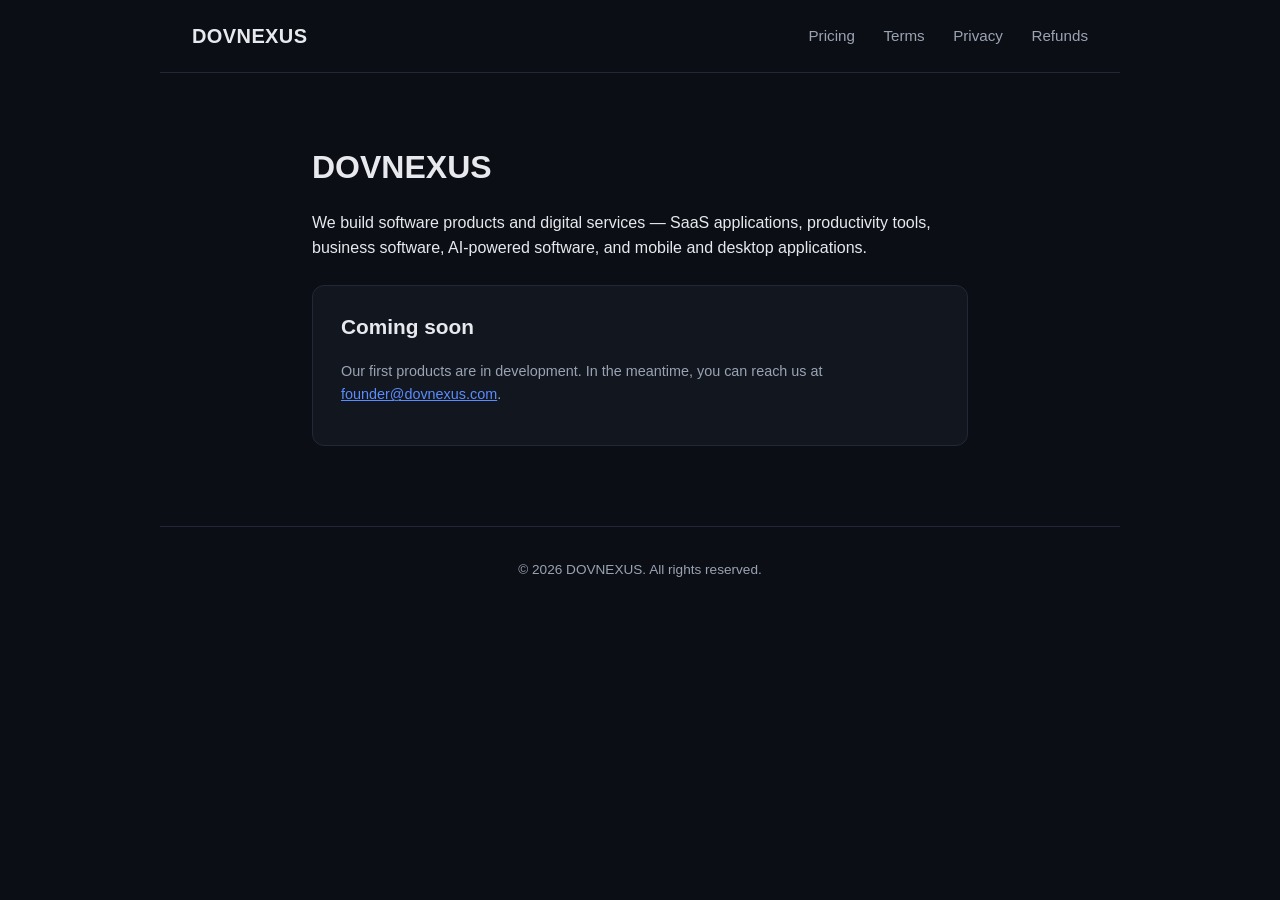
<file: index.html>
<!DOCTYPE html>
<html lang="en">
<head>
<meta charset="UTF-8">
<meta name="viewport" content="width=device-width, initial-scale=1.0">
<title>DOVNEXUS</title>
<link rel="stylesheet" href="style.css">
</head>
<body>
<header>
  <a class="logo" href="/">DOVNEXUS</a>
  <nav>
    <a href="/pricing.html">Pricing</a>
    <a href="/terms.html">Terms</a>
    <a href="/privacy.html">Privacy</a>
    <a href="/refund-policy.html">Refunds</a>
  </nav>
</header>
<main>
  <h1>DOVNEXUS</h1>
  <p>We build software products and digital services — SaaS applications, productivity
  tools, business software, AI-powered software, and mobile and desktop applications.</p>

  <div class="card">
    <h2 style="margin-top:0;">Coming soon</h2>
    <p class="muted">Our first products are in development. In the meantime, you can
    reach us at <a href="mailto:founder@dovnexus.com">founder@dovnexus.com</a>.</p>
  </div>
</main>
<footer>
  &copy; 2026 DOVNEXUS. All rights reserved.
</footer>
</body>
</html>
</file>
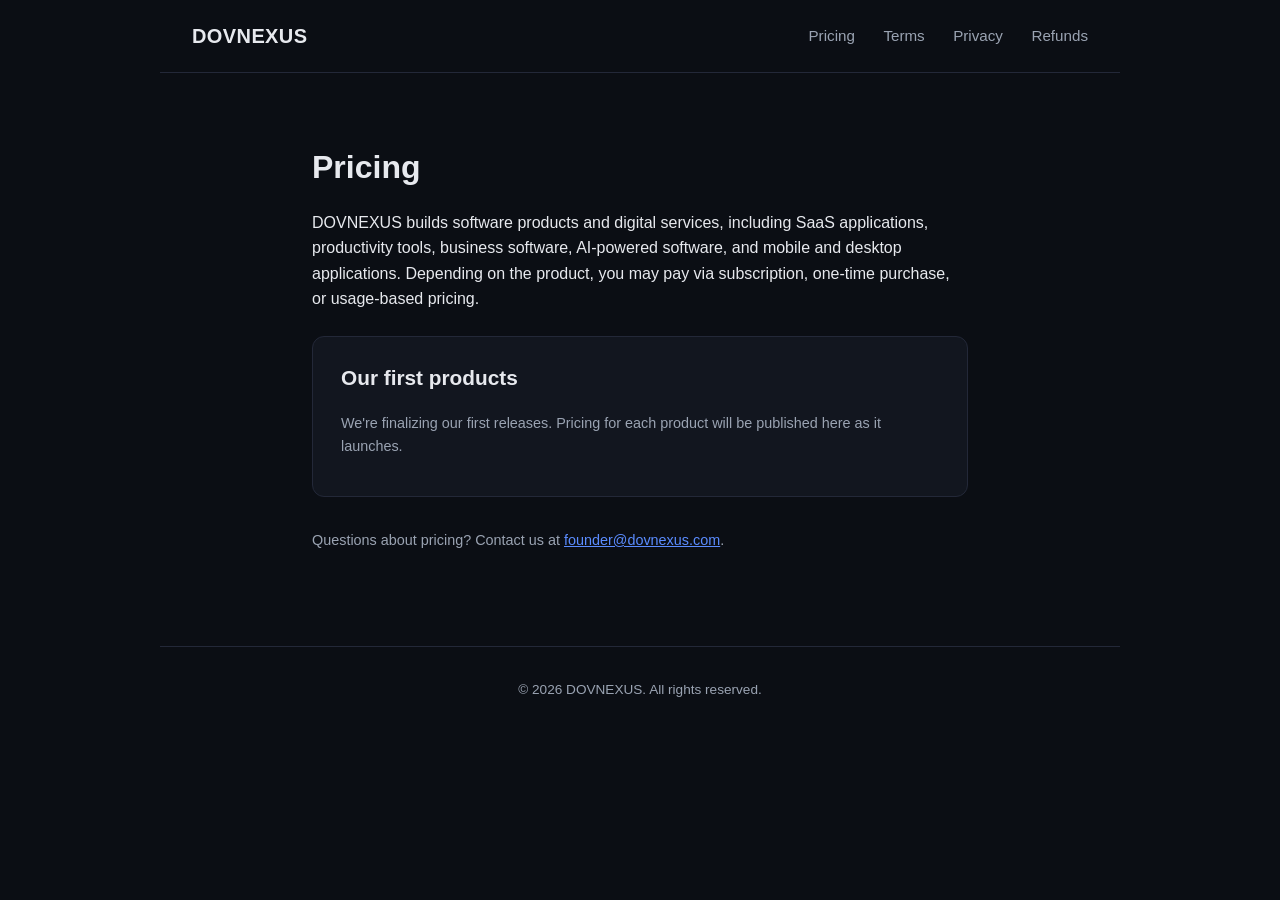
<file: pricing.html>
<!DOCTYPE html>
<html lang="en">
<head>
<meta charset="UTF-8">
<meta name="viewport" content="width=device-width, initial-scale=1.0">
<title>Pricing — DOVNEXUS</title>
<link rel="stylesheet" href="style.css">
</head>
<body>
<header>
  <a class="logo" href="/">DOVNEXUS</a>
  <nav>
    <a href="/pricing.html">Pricing</a>
    <a href="/terms.html">Terms</a>
    <a href="/privacy.html">Privacy</a>
    <a href="/refund-policy.html">Refunds</a>
  </nav>
</header>
<main>
  <h1>Pricing</h1>
  <p>DOVNEXUS builds software products and digital services, including SaaS
  applications, productivity tools, business software, AI-powered software, and
  mobile and desktop applications. Depending on the product, you may pay via
  subscription, one-time purchase, or usage-based pricing.</p>

  <div class="card">
    <h2 style="margin-top:0;">Our first products</h2>
    <p class="muted">We're finalizing our first releases. Pricing for each product
    will be published here as it launches.</p>
  </div>

  <p class="muted" style="margin-top:2rem;">Questions about pricing? Contact us at
  <a href="mailto:founder@dovnexus.com">founder@dovnexus.com</a>.</p>
</main>
<footer>
  &copy; 2026 DOVNEXUS. All rights reserved.
</footer>
</body>
</html>
</file>
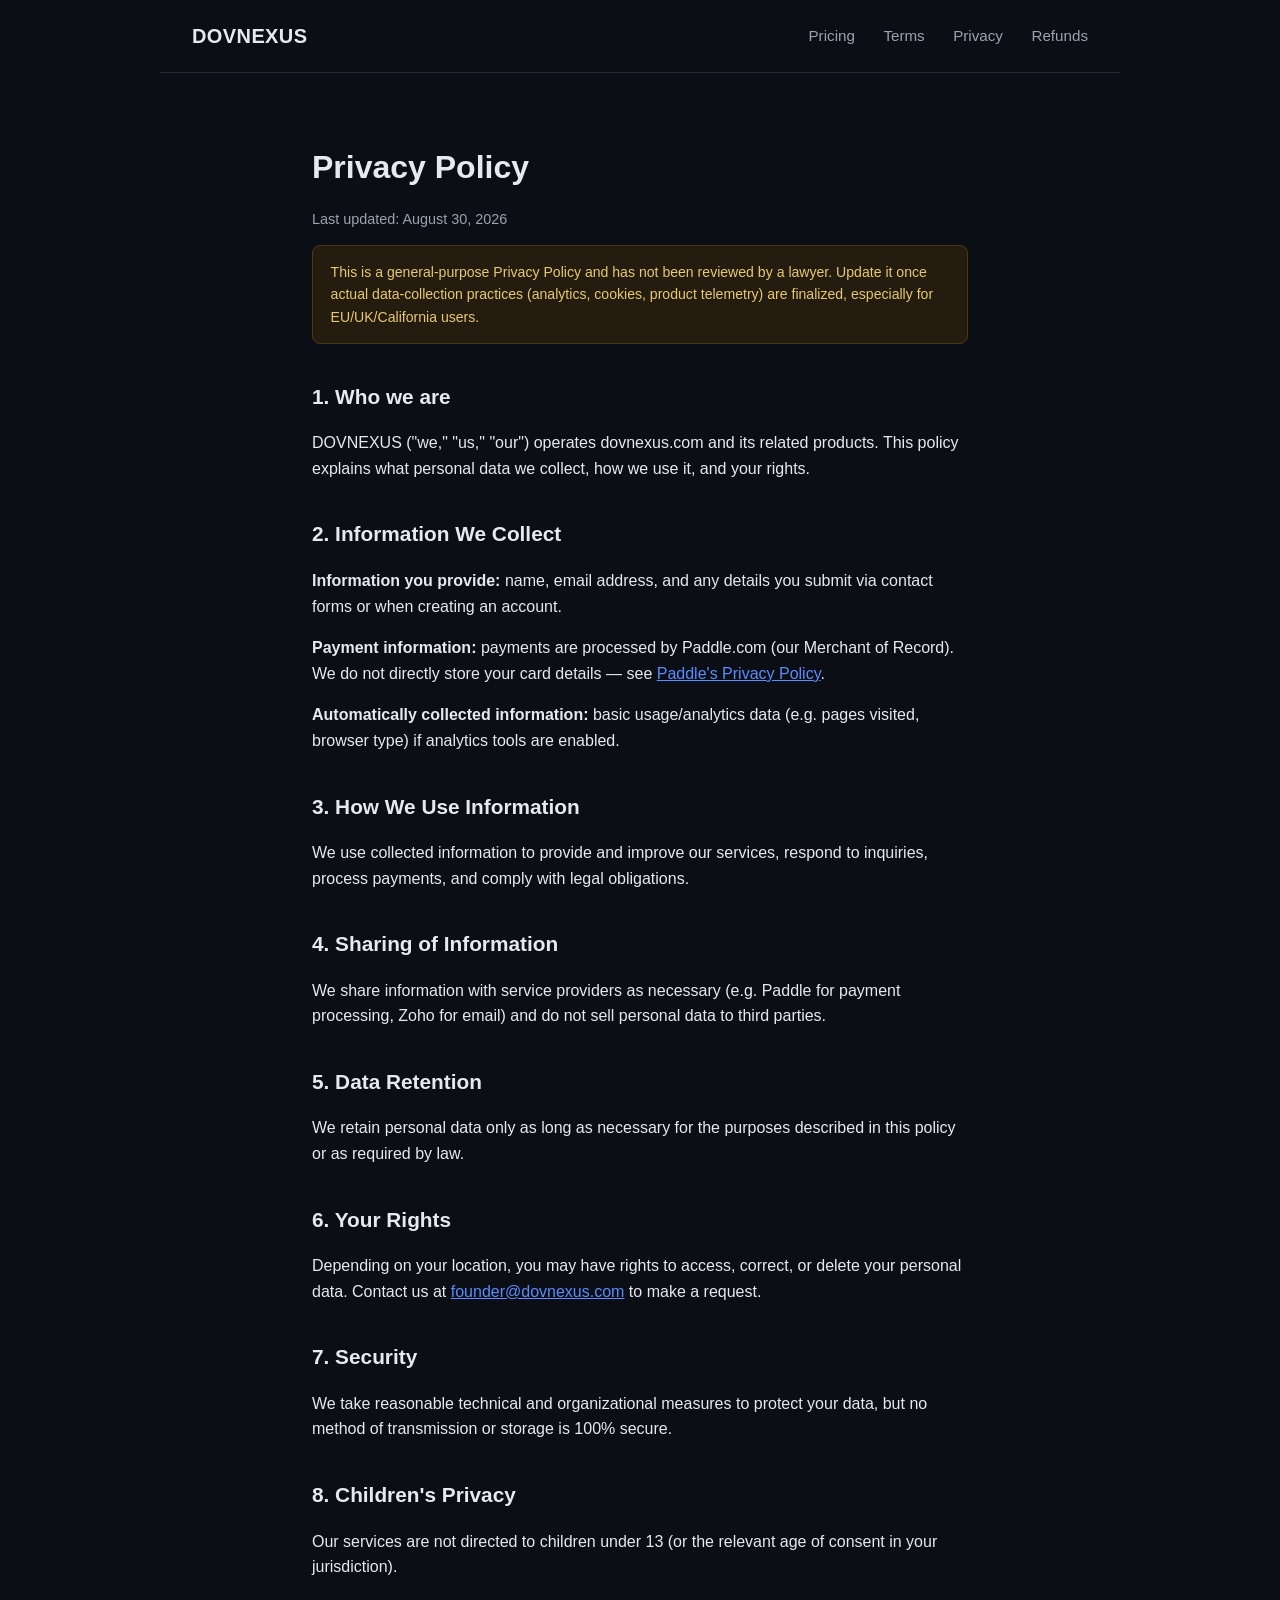
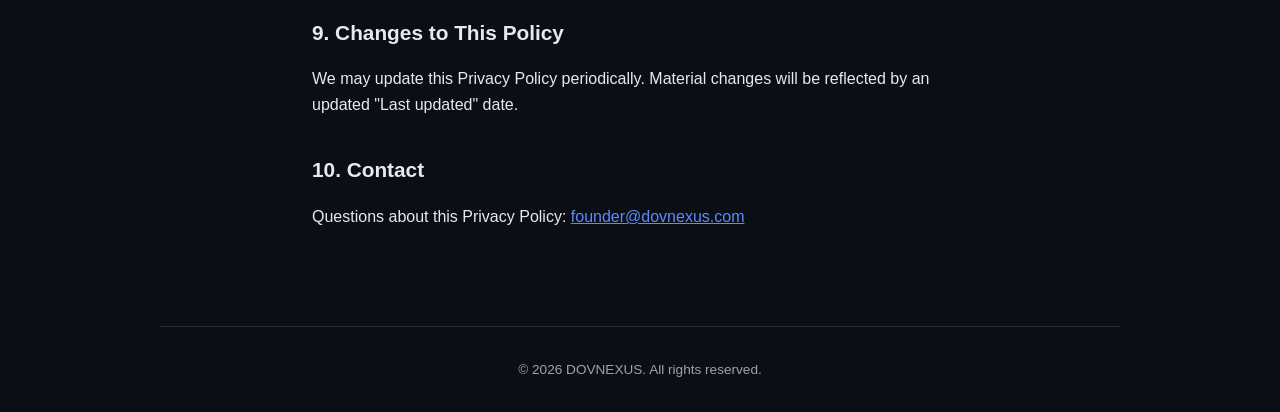
<file: privacy.html>
<!DOCTYPE html>
<html lang="en">
<head>
<meta charset="UTF-8">
<meta name="viewport" content="width=device-width, initial-scale=1.0">
<title>Privacy Policy — DOVNEXUS</title>
<link rel="stylesheet" href="style.css">
</head>
<body>
<header>
  <a class="logo" href="/">DOVNEXUS</a>
  <nav>
    <a href="/pricing.html">Pricing</a>
    <a href="/terms.html">Terms</a>
    <a href="/privacy.html">Privacy</a>
    <a href="/refund-policy.html">Refunds</a>
  </nav>
</header>
<main>
  <h1>Privacy Policy</h1>
  <p class="muted">Last updated: August 30, 2026</p>

  <div class="notice">This is a general-purpose Privacy Policy and has not been
  reviewed by a lawyer. Update it once actual data-collection practices (analytics,
  cookies, product telemetry) are finalized, especially for EU/UK/California users.</div>

  <h2>1. Who we are</h2>
  <p>DOVNEXUS ("we," "us," "our") operates dovnexus.com and its related products.
  This policy explains what personal data we collect, how we use it, and your rights.</p>

  <h2>2. Information We Collect</h2>
  <p><strong>Information you provide:</strong> name, email address, and any details
  you submit via contact forms or when creating an account.</p>
  <p><strong>Payment information:</strong> payments are processed by Paddle.com (our
  Merchant of Record). We do not directly store your card details — see
  <a href="https://www.paddle.com/legal/privacy" target="_blank" rel="noopener">Paddle's Privacy Policy</a>.</p>
  <p><strong>Automatically collected information:</strong> basic usage/analytics
  data (e.g. pages visited, browser type) if analytics tools are enabled.</p>

  <h2>3. How We Use Information</h2>
  <p>We use collected information to provide and improve our services, respond to
  inquiries, process payments, and comply with legal obligations.</p>

  <h2>4. Sharing of Information</h2>
  <p>We share information with service providers as necessary (e.g. Paddle for
  payment processing, Zoho for email) and do not sell personal data to third parties.</p>

  <h2>5. Data Retention</h2>
  <p>We retain personal data only as long as necessary for the purposes described in
  this policy or as required by law.</p>

  <h2>6. Your Rights</h2>
  <p>Depending on your location, you may have rights to access, correct, or delete
  your personal data. Contact us at <a href="mailto:founder@dovnexus.com">founder@dovnexus.com</a>
  to make a request.</p>

  <h2>7. Security</h2>
  <p>We take reasonable technical and organizational measures to protect your data,
  but no method of transmission or storage is 100% secure.</p>

  <h2>8. Children's Privacy</h2>
  <p>Our services are not directed to children under 13 (or the relevant age of
  consent in your jurisdiction).</p>

  <h2>9. Changes to This Policy</h2>
  <p>We may update this Privacy Policy periodically. Material changes will be
  reflected by an updated "Last updated" date.</p>

  <h2>10. Contact</h2>
  <p>Questions about this Privacy Policy: <a href="mailto:founder@dovnexus.com">founder@dovnexus.com</a></p>
</main>
<footer>
  &copy; 2026 DOVNEXUS. All rights reserved.
</footer>
</body>
</html>
</file>
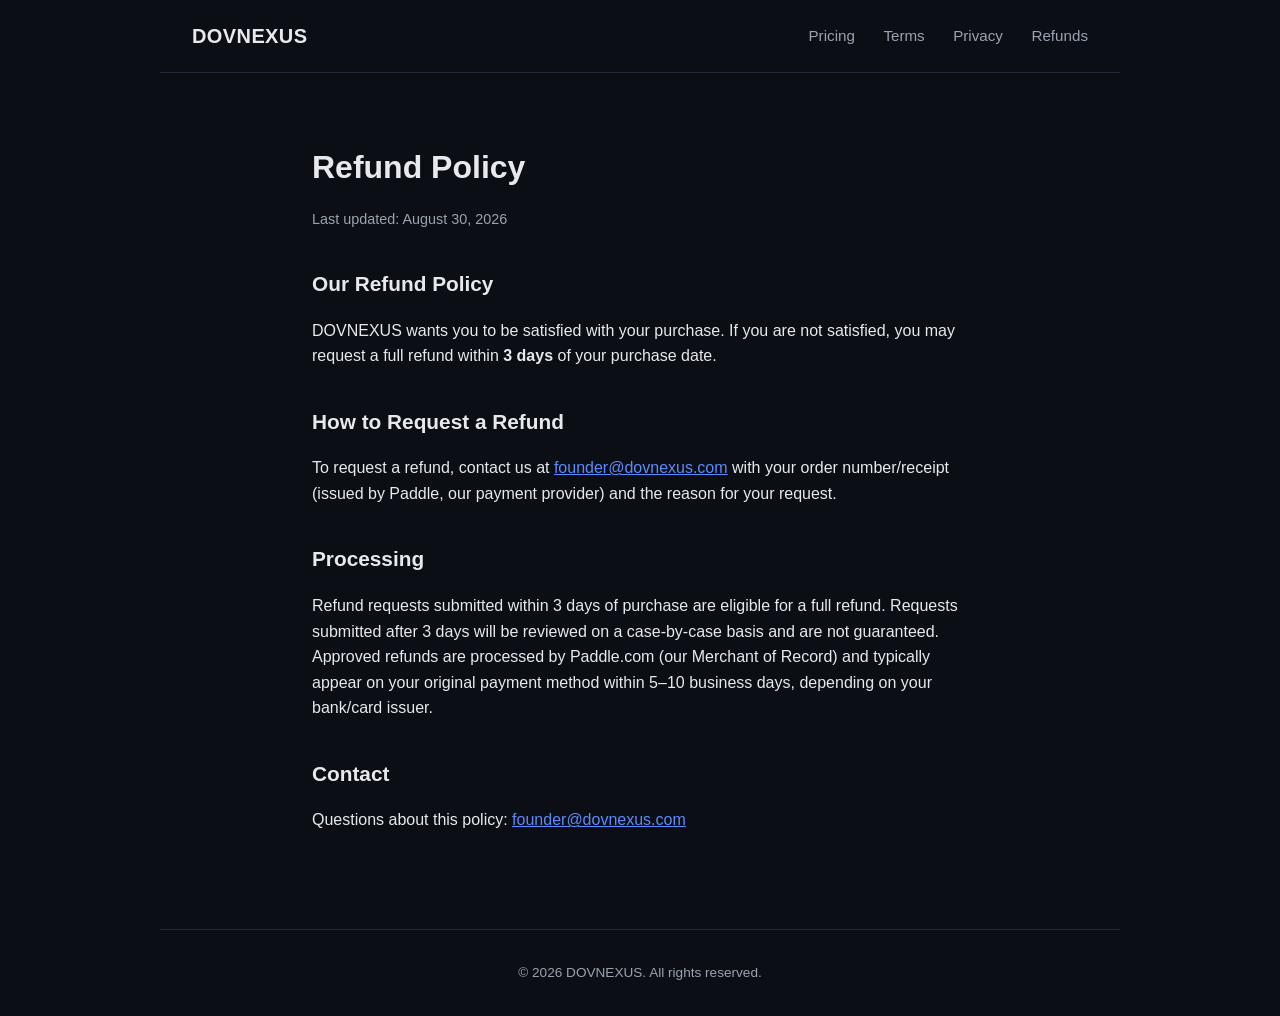
<file: refund-policy.html>
<!DOCTYPE html>
<html lang="en">
<head>
<meta charset="UTF-8">
<meta name="viewport" content="width=device-width, initial-scale=1.0">
<title>Refund Policy — DOVNEXUS</title>
<link rel="stylesheet" href="style.css">
</head>
<body>
<header>
  <a class="logo" href="/">DOVNEXUS</a>
  <nav>
    <a href="/pricing.html">Pricing</a>
    <a href="/terms.html">Terms</a>
    <a href="/privacy.html">Privacy</a>
    <a href="/refund-policy.html">Refunds</a>
  </nav>
</header>
<main>
  <h1>Refund Policy</h1>
  <p class="muted">Last updated: August 30, 2026</p>

  <h2>Our Refund Policy</h2>
  <p>DOVNEXUS wants you to be satisfied with your purchase. If you are not
  satisfied, you may request a full refund within <strong>3 days</strong> of your
  purchase date.</p>

  <h2>How to Request a Refund</h2>
  <p>To request a refund, contact us at
  <a href="mailto:founder@dovnexus.com">founder@dovnexus.com</a> with your order
  number/receipt (issued by Paddle, our payment provider) and the reason for your
  request.</p>

  <h2>Processing</h2>
  <p>Refund requests submitted within 3 days of purchase are eligible for a full
  refund. Requests submitted after 3 days will be reviewed on a case-by-case basis
  and are not guaranteed. Approved refunds are processed by Paddle.com (our
  Merchant of Record) and typically appear on your original payment method within
  5–10 business days, depending on your bank/card issuer.</p>

  <h2>Contact</h2>
  <p>Questions about this policy: <a href="mailto:founder@dovnexus.com">founder@dovnexus.com</a></p>
</main>
<footer>
  &copy; 2026 DOVNEXUS. All rights reserved.
</footer>
</body>
</html>
</file>
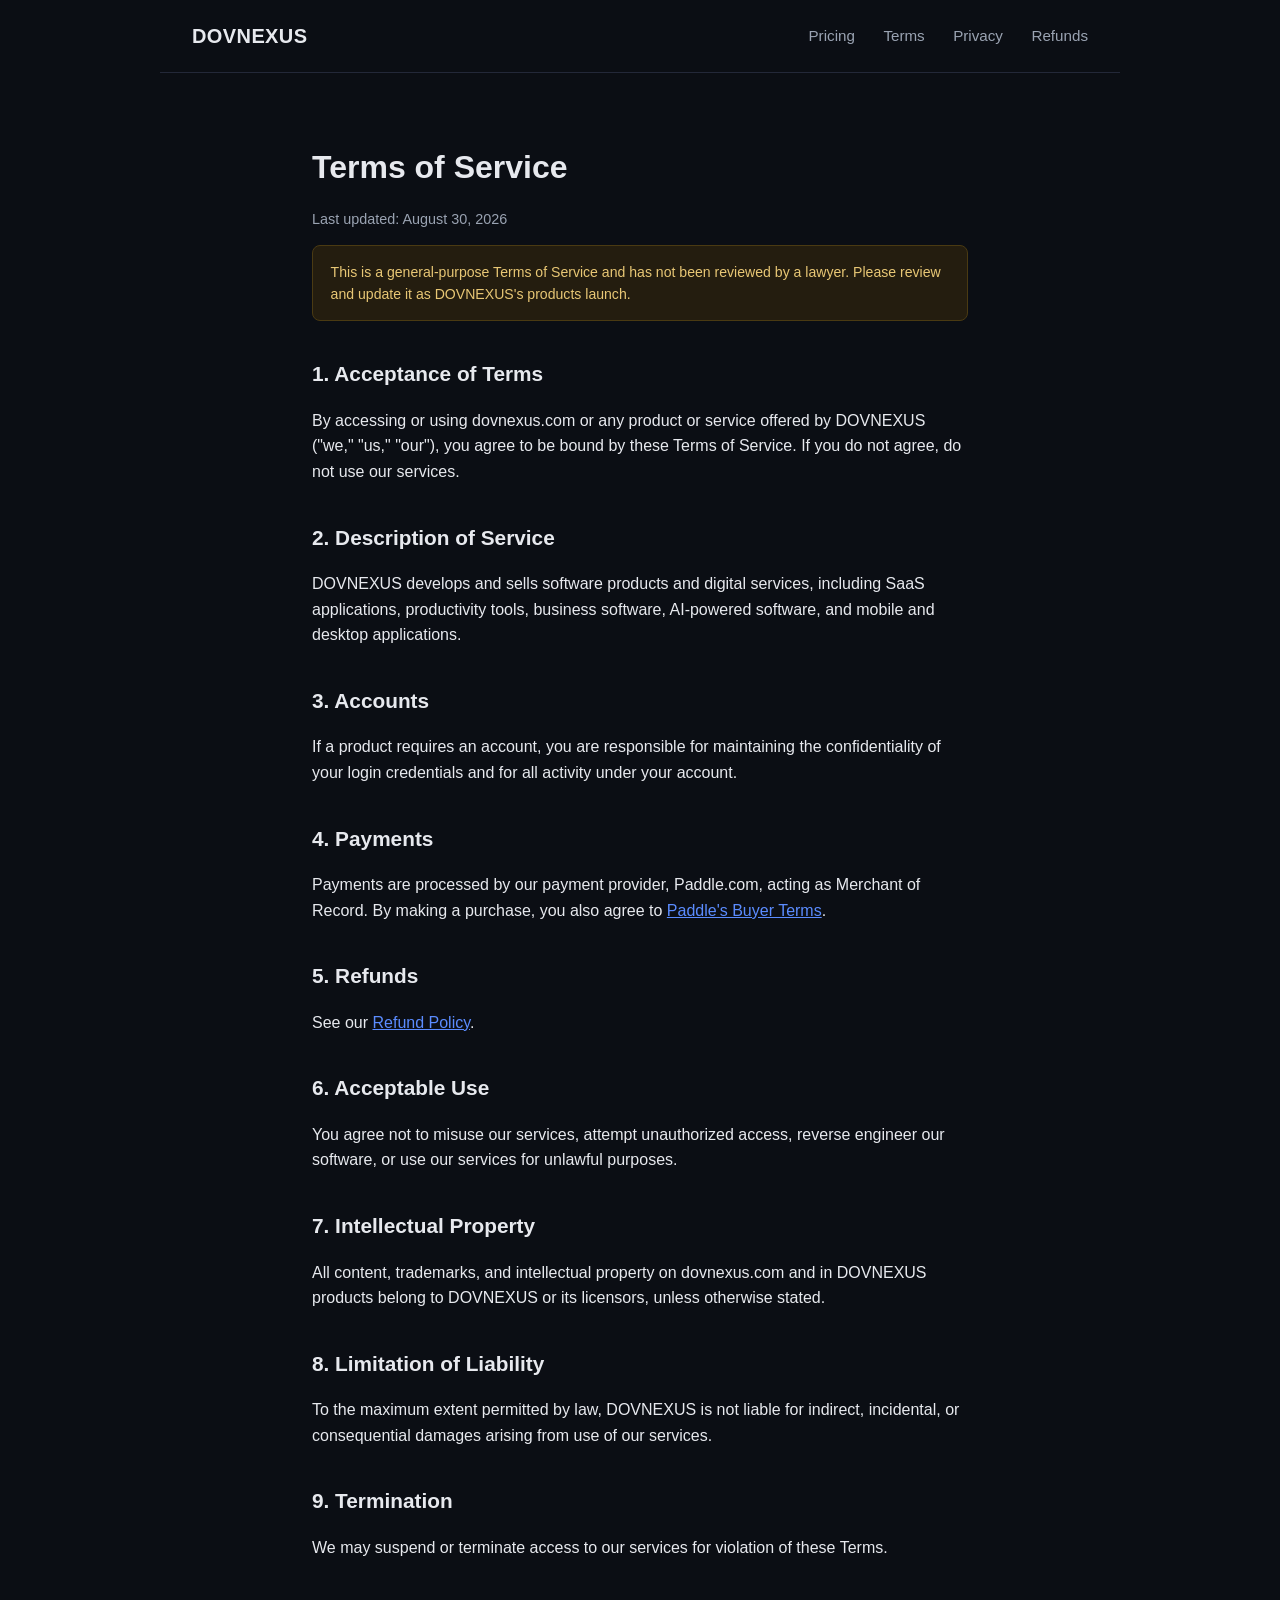
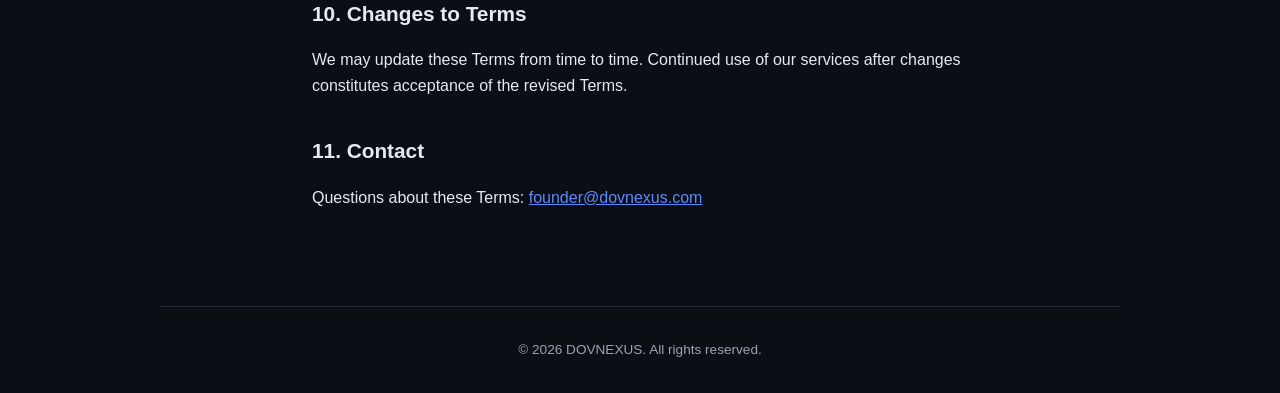
<file: terms.html>
<!DOCTYPE html>
<html lang="en">
<head>
<meta charset="UTF-8">
<meta name="viewport" content="width=device-width, initial-scale=1.0">
<title>Terms of Service — DOVNEXUS</title>
<link rel="stylesheet" href="style.css">
</head>
<body>
<header>
  <a class="logo" href="/">DOVNEXUS</a>
  <nav>
    <a href="/pricing.html">Pricing</a>
    <a href="/terms.html">Terms</a>
    <a href="/privacy.html">Privacy</a>
    <a href="/refund-policy.html">Refunds</a>
  </nav>
</header>
<main>
  <h1>Terms of Service</h1>
  <p class="muted">Last updated: August 30, 2026</p>

  <div class="notice">This is a general-purpose Terms of Service and has not been
  reviewed by a lawyer. Please review and update it as DOVNEXUS's products launch.</div>

  <h2>1. Acceptance of Terms</h2>
  <p>By accessing or using dovnexus.com or any product or service offered by DOVNEXUS
  ("we," "us," "our"), you agree to be bound by these Terms of Service. If you do not
  agree, do not use our services.</p>

  <h2>2. Description of Service</h2>
  <p>DOVNEXUS develops and sells software products and digital services, including
  SaaS applications, productivity tools, business software, AI-powered software, and
  mobile and desktop applications.</p>

  <h2>3. Accounts</h2>
  <p>If a product requires an account, you are responsible for maintaining the
  confidentiality of your login credentials and for all activity under your account.</p>

  <h2>4. Payments</h2>
  <p>Payments are processed by our payment provider, Paddle.com, acting as Merchant
  of Record. By making a purchase, you also agree to
  <a href="https://www.paddle.com/legal/checkout-buyer-terms" target="_blank" rel="noopener">Paddle's Buyer Terms</a>.</p>

  <h2>5. Refunds</h2>
  <p>See our <a href="/refund-policy.html">Refund Policy</a>.</p>

  <h2>6. Acceptable Use</h2>
  <p>You agree not to misuse our services, attempt unauthorized access, reverse
  engineer our software, or use our services for unlawful purposes.</p>

  <h2>7. Intellectual Property</h2>
  <p>All content, trademarks, and intellectual property on dovnexus.com and in
  DOVNEXUS products belong to DOVNEXUS or its licensors, unless otherwise stated.</p>

  <h2>8. Limitation of Liability</h2>
  <p>To the maximum extent permitted by law, DOVNEXUS is not liable for indirect,
  incidental, or consequential damages arising from use of our services.</p>

  <h2>9. Termination</h2>
  <p>We may suspend or terminate access to our services for violation of these Terms.</p>

  <h2>10. Changes to Terms</h2>
  <p>We may update these Terms from time to time. Continued use of our services
  after changes constitutes acceptance of the revised Terms.</p>

  <h2>11. Contact</h2>
  <p>Questions about these Terms: <a href="mailto:founder@dovnexus.com">founder@dovnexus.com</a></p>
</main>
<footer>
  &copy; 2026 DOVNEXUS. All rights reserved.
</footer>
</body>
</html>
</file>
<file: style.css>
:root {
  --bg: #0b0e14;
  --bg-card: #12161f;
  --text: #e7e9ee;
  --muted: #9aa3b2;
  --accent: #5b8cff;
  --border: #232838;
}
* { box-sizing: border-box; }
body {
  margin: 0;
  font-family: -apple-system, BlinkMacSystemFont, "Segoe UI", Inter, Roboto, sans-serif;
  background: var(--bg);
  color: var(--text);
  line-height: 1.6;
}
header {
  display: flex;
  align-items: center;
  justify-content: space-between;
  padding: 1.25rem 2rem;
  border-bottom: 1px solid var(--border);
  max-width: 960px;
  margin: 0 auto;
}
.logo { font-weight: 700; font-size: 1.25rem; letter-spacing: 0.02em; color: var(--text); text-decoration: none; }
nav a {
  color: var(--muted);
  text-decoration: none;
  margin-left: 1.5rem;
  font-size: 0.95rem;
}
nav a:hover { color: var(--text); }
main {
  max-width: 720px;
  margin: 0 auto;
  padding: 3rem 2rem 5rem;
}
h1 { font-size: 2rem; margin-bottom: 0.5rem; }
h2 { font-size: 1.3rem; margin-top: 2.25rem; }
p { color: var(--text); }
.muted { color: var(--muted); font-size: 0.9rem; }
.card {
  background: var(--bg-card);
  border: 1px solid var(--border);
  border-radius: 12px;
  padding: 1.5rem 1.75rem;
  margin-top: 1.5rem;
}
a { color: var(--accent); }
.notice {
  background: #241d0f;
  border: 1px solid #4a3a12;
  color: #e8c775;
  padding: 0.9rem 1.1rem;
  border-radius: 8px;
  font-size: 0.88rem;
  margin-bottom: 2rem;
}
footer {
  max-width: 960px;
  margin: 0 auto;
  padding: 2rem;
  border-top: 1px solid var(--border);
  color: var(--muted);
  font-size: 0.85rem;
  text-align: center;
}
</file>
